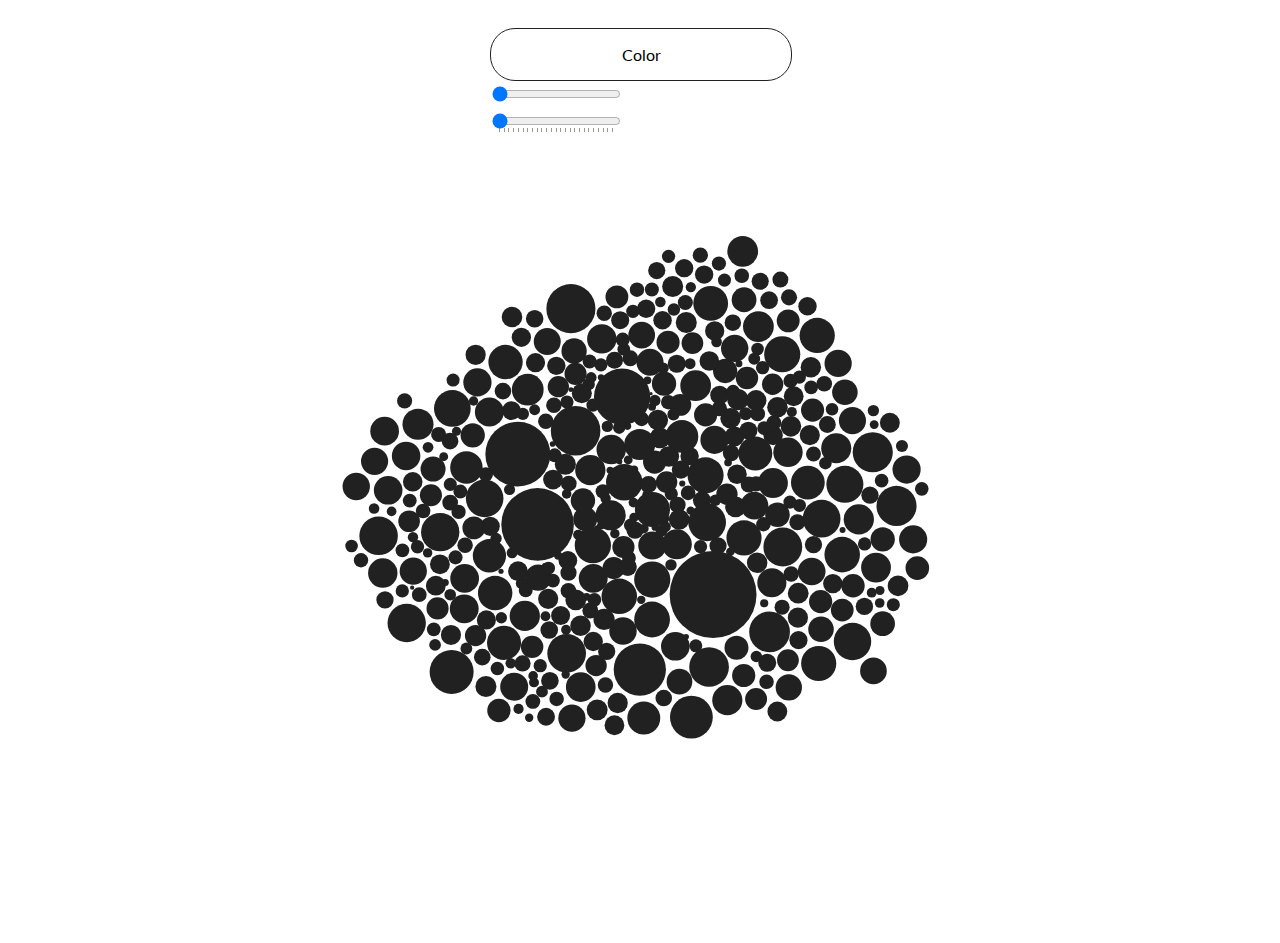
<file: 0. Population/index.html>
<!DOCTYPE html>
<html lang="en">
<head>
    <meta charset="UTF-8">
    <title>Bubble Diagram about Seoul's population</title>
    <link rel="stylesheet" href="css/main.css">
    <link href="https://fonts.googleapis.com/css?family=Lato" rel="stylesheet">
    <script src="js/libraries/d3.min.js"></script>
    <script src="js/libraries/d3-force-reuse.min.js"></script>
</head>
<body>
    <div id="control" style="width:300px; position:relative; z-index:0;" >
        <div id="color" style="border:1px solid #212121; width:300px; border-radius: 25px; margin-top:20px;" onclick="update_color()">
            <p style="text-align: center; font-family: Lato;">Color</p>
        </div>
        <div id="month">
            <input type="range" name="timeSlider" id=timeSlider min="1" max="12" value="0" list="monthlist">
            <datalist id="monthlist">
            </datalist>
        </div>
        <div id="time" >
                <input type="range" name="timeSlider" id=timeSlider min="0" max="24" value="0" list="timelist">
                <datalist id="timelist">
                </datalist>
        </div>
    </div>
    <div id="bubble" style="width: 700px; height:800px; ">

    </div>
</body>
<script src = 'js/graph_bubble.js'>    </script>
<script src = 'js/control.js'>    </script>
</html>
</file>
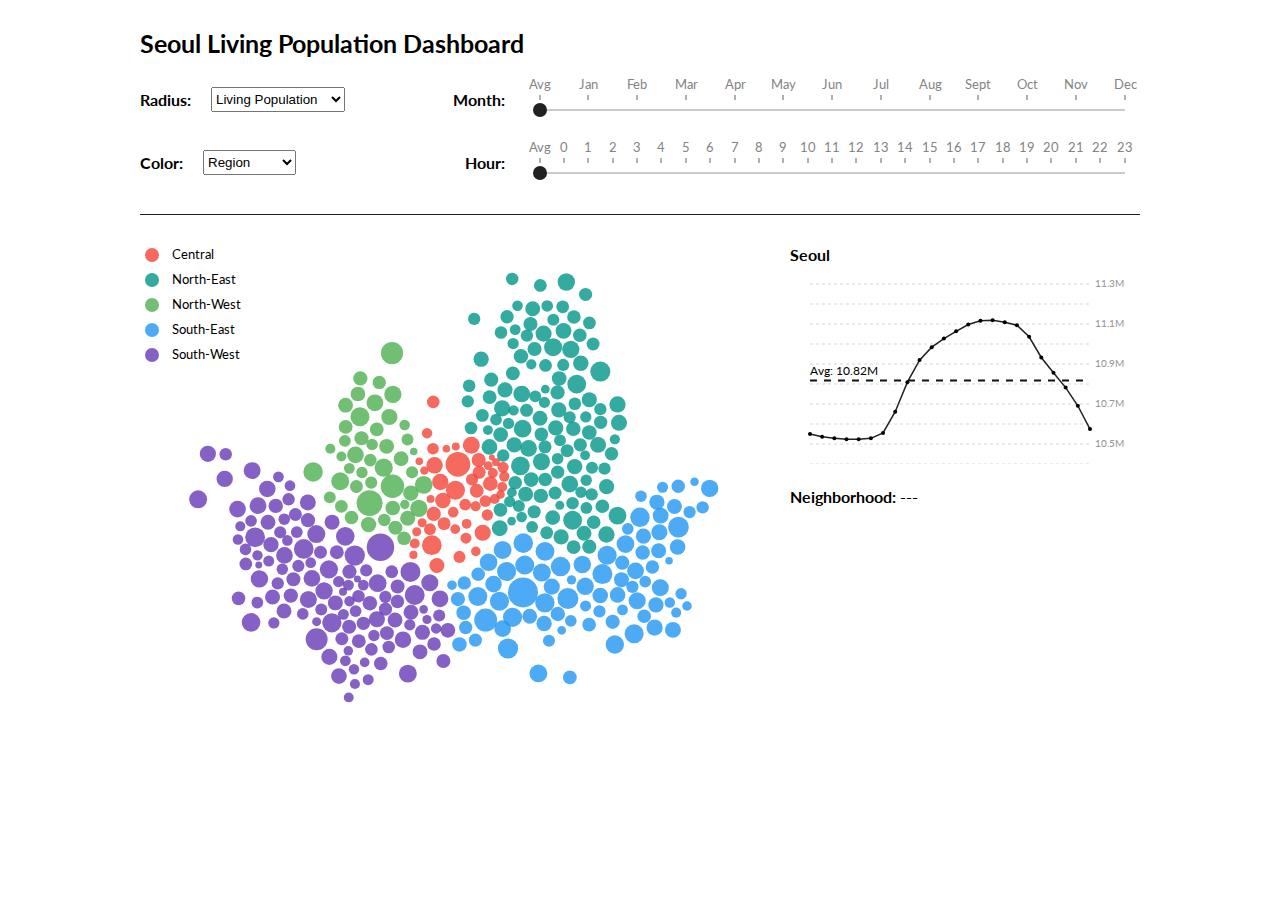
<file: livingpop/index.html>
<!DOCTYPE html>
<html lang="en">
<head>
    <meta charset="UTF-8">
    <title>Bubble Diagram about Seoul's population</title>
    <link href="css/main.css" rel="stylesheet">
    <link href="https://fonts.googleapis.com/css?family=Lato" rel="stylesheet">
    <link href="https://fonts.googleapis.com/css?family=Lato&amp;display=swap" rel="stylesheet">
    <script src="js/libraries/d3.min.js"></script>
</head>
<body>
<header style="">
    <h1> Seoul Living Population Dashboard</h1>
    <div class="header__row">
        <div class="header__column">
            <h4>Radius: </h4>
            <select onchange="selectPopType(this)" value="living">
                <option value="living">
                    Living Population
                </option>
                <option value="census">
                    Census Population
                </option>
            </select>
        </div>
        <div class="header__column">
            <div class="header__column">
                <h4>Month: </h4>
                <div id="month"></div>
            </div>
        </div>
    </div>
    <div class="header__row">
        <div class="header__column">
            <h4>Color: </h4>
            <select>
                <option value="region">
                    Region
                </option>
                <option>
                    Placeholder
                </option>
            </select>
        </div>
        <div class="header__column">
            <h4>Hour:</h4>
            <div id="time"></div>
        </div>
    </div>
</header>
<main>
    <section id="bubble">

    </section>
    <section id='charts'>
        <div id="seoul">
            <h4>Seoul </h4>
        </div>
        <div id="neighborhood">
            <h4 id="neighborhood_name">Neighborhood: ---</h4>
        </div>
    </section>
</main>
</body>
<script src='js/mouse_activity.js'></script>
<script src='js/control.js'></script>
<script src='js/graph_bubble.js'></script>
<script src='js/graph_charts.js'></script>

</html>
</file>
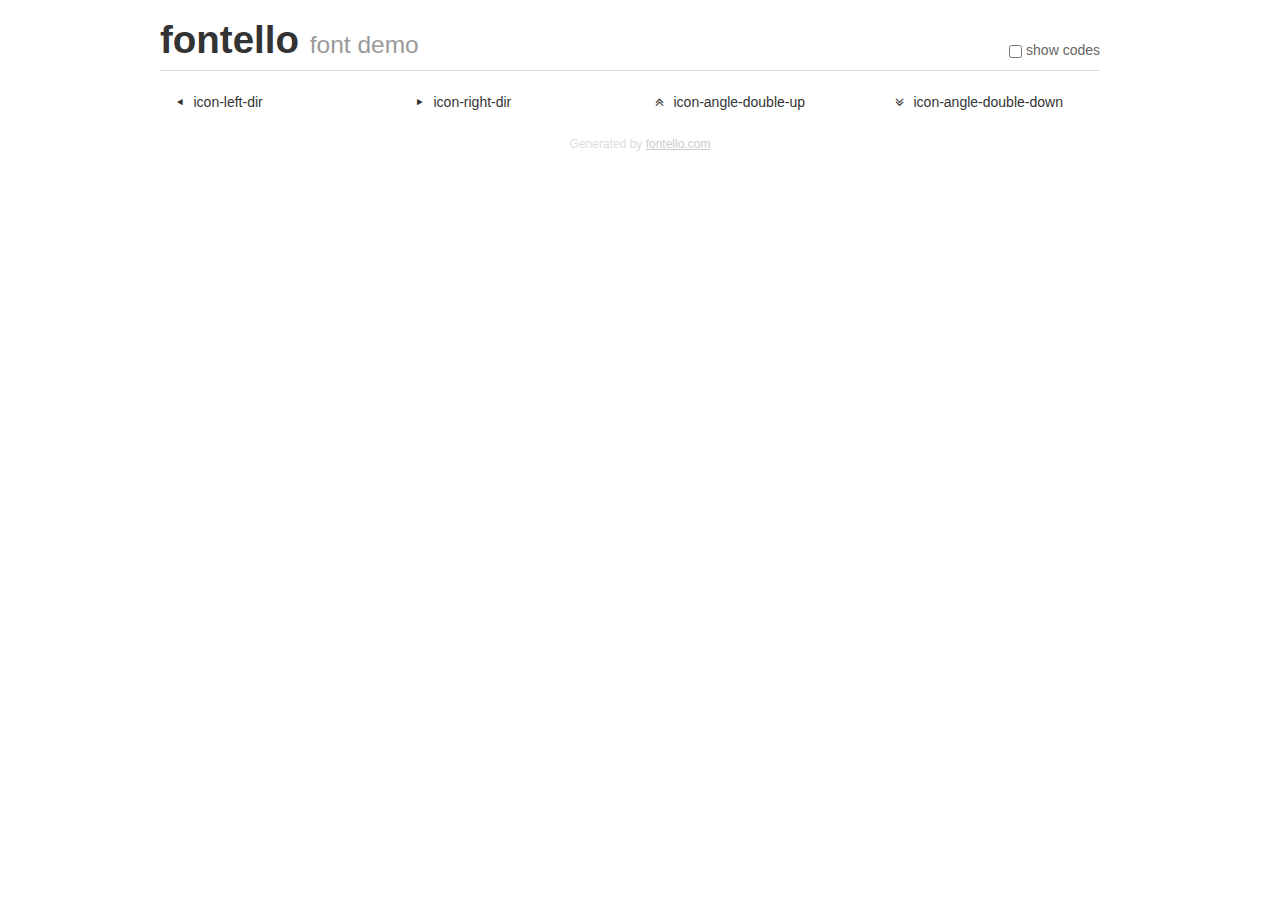
<file: 0. Population/css/demo.html>
<!DOCTYPE html>
<html>
  <head><!--[if lt IE 9]><script language="javascript" type="text/javascript" src="//html5shim.googlecode.com/svn/trunk/html5.js"></script><![endif]-->
    <meta charset="UTF-8"><style>/*
 * Bootstrap v2.2.1
 *
 * Copyright 2012 Twitter, Inc
 * Licensed under the Apache License v2.0
 * http://www.apache.org/licenses/LICENSE-2.0
 *
 * Designed and built with all the love in the world @twitter by @mdo and @fat.
 */
.clearfix {
  *zoom: 1;
}
.clearfix:before,
.clearfix:after {
  display: table;
  content: "";
  line-height: 0;
}
.clearfix:after {
  clear: both;
}
html {
  font-size: 100%;
  -webkit-text-size-adjust: 100%;
  -ms-text-size-adjust: 100%;
}
a:focus {
  outline: thin dotted #333;
  outline: 5px auto -webkit-focus-ring-color;
  outline-offset: -2px;
}
a:hover,
a:active {
  outline: 0;
}
button,
input,
select,
textarea {
  margin: 0;
  font-size: 100%;
  vertical-align: middle;
}
button,
input {
  *overflow: visible;
  line-height: normal;
}
button::-moz-focus-inner,
input::-moz-focus-inner {
  padding: 0;
  border: 0;
}
body {
  margin: 0;
  font-family: "Helvetica Neue", Helvetica, Arial, sans-serif;
  font-size: 14px;
  line-height: 20px;
  color: #333;
  background-color: #fff;
}
a {
  color: #08c;
  text-decoration: none;
}
a:hover {
  color: #005580;
  text-decoration: underline;
}
.row {
  margin-left: -20px;
  *zoom: 1;
}
.row:before,
.row:after {
  display: table;
  content: "";
  line-height: 0;
}
.row:after {
  clear: both;
}
[class*="span"] {
  float: left;
  min-height: 1px;
  margin-left: 20px;
}
.container,
.navbar-static-top .container,
.navbar-fixed-top .container,
.navbar-fixed-bottom .container {
  width: 940px;
}
.span12 {
  width: 940px;
}
.span11 {
  width: 860px;
}
.span10 {
  width: 780px;
}
.span9 {
  width: 700px;
}
.span8 {
  width: 620px;
}
.span7 {
  width: 540px;
}
.span6 {
  width: 460px;
}
.span5 {
  width: 380px;
}
.span4 {
  width: 300px;
}
.span3 {
  width: 220px;
}
.span2 {
  width: 140px;
}
.span1 {
  width: 60px;
}
[class*="span"].pull-right,
.row-fluid [class*="span"].pull-right {
  float: right;
}
.container {
  margin-right: auto;
  margin-left: auto;
  *zoom: 1;
}
.container:before,
.container:after {
  display: table;
  content: "";
  line-height: 0;
}
.container:after {
  clear: both;
}
p {
  margin: 0 0 10px;
}
.lead {
  margin-bottom: 20px;
  font-size: 21px;
  font-weight: 200;
  line-height: 30px;
}
small {
  font-size: 85%;
}
h1 {
  margin: 10px 0;
  font-family: inherit;
  font-weight: bold;
  line-height: 20px;
  color: inherit;
  text-rendering: optimizelegibility;
}
h1 small {
  font-weight: normal;
  line-height: 1;
  color: #999;
}
h1 {
  line-height: 40px;
}
h1 {
  font-size: 38.5px;
}
h1 small {
  font-size: 24.5px;
}
body {
  margin-top: 90px;
}
.header {
  position: fixed;
  top: 0;
  left: 50%;
  margin-left: -480px;
  background-color: #fff;
  border-bottom: 1px solid #ddd;
  padding-top: 10px;
  z-index: 10;
}
.footer {
  color: #ddd;
  font-size: 12px;
  text-align: center;
  margin-top: 20px;
}
.footer a {
  color: #ccc;
  text-decoration: underline;
}
.the-icons {
  font-size: 14px;
  line-height: 24px;
}
.switch {
  position: absolute;
  right: 0;
  bottom: 10px;
  color: #666;
}
.switch input {
  margin-right: 0.3em;
}
.codesOn .i-name {
  display: none;
}
.codesOn .i-code {
  display: inline;
}
.i-code {
  display: none;
}
@font-face {
      font-family: 'fontello';
      src: url('./font/fontello.eot?77859092');
      src: url('./font/fontello.eot?77859092#iefix') format('embedded-opentype'),
           url('./font/fontello.woff?77859092') format('woff'),
           url('./font/fontello.ttf?77859092') format('truetype'),
           url('./font/fontello.svg?77859092#fontello') format('svg');
      font-weight: normal;
      font-style: normal;
    }
     
     
    .demo-icon
    {
      font-family: "fontello";
      font-style: normal;
      font-weight: normal;
      speak: none;
     
      display: inline-block;
      text-decoration: inherit;
      width: 1em;
      margin-right: .2em;
      text-align: center;
      /* opacity: .8; */
     
      /* For safety - reset parent styles, that can break glyph codes*/
      font-variant: normal;
      text-transform: none;
     
      /* fix buttons height, for twitter bootstrap */
      line-height: 1em;
     
      /* Animation center compensation - margins should be symmetric */
      /* remove if not needed */
      margin-left: .2em;
     
      /* You can be more comfortable with increased icons size */
      /* font-size: 120%; */
     
      /* Font smoothing. That was taken from TWBS */
      -webkit-font-smoothing: antialiased;
      -moz-osx-font-smoothing: grayscale;
     
      /* Uncomment for 3D effect */
      /* text-shadow: 1px 1px 1px rgba(127, 127, 127, 0.3); */
    }
     </style>
    <link rel="stylesheet" href="css/animation.css"><!--[if IE 7]><link rel="stylesheet" href="css/" + font.fontname + "-ie7.css"><![endif]-->
    <script>
      function toggleCodes(on) {
        var obj = document.getElementById('icons');
      
        if (on) {
          obj.className += ' codesOn';
        } else {
          obj.className = obj.className.replace(' codesOn', '');
        }
      }
      
    </script>
  </head>
  <body>
    <div class="container header">
      <h1>fontello <small>font demo</small></h1>
      <label class="switch">
        <input type="checkbox" onclick="toggleCodes(this.checked)">show codes
      </label>
    </div>
    <div class="container" id="icons">
      <div class="row">
        <div class="the-icons span3" title="Code: 0xe800"><i class="demo-icon icon-left-dir">&#xe800;</i> <span class="i-name">icon-left-dir</span><span class="i-code">0xe800</span></div>
        <div class="the-icons span3" title="Code: 0xe801"><i class="demo-icon icon-right-dir">&#xe801;</i> <span class="i-name">icon-right-dir</span><span class="i-code">0xe801</span></div>
        <div class="the-icons span3" title="Code: 0xf102"><i class="demo-icon icon-angle-double-up">&#xf102;</i> <span class="i-name">icon-angle-double-up</span><span class="i-code">0xf102</span></div>
        <div class="the-icons span3" title="Code: 0xf103"><i class="demo-icon icon-angle-double-down">&#xf103;</i> <span class="i-name">icon-angle-double-down</span><span class="i-code">0xf103</span></div>
      </div>
    </div>
    <div class="container footer">Generated by <a href="http://fontello.com">fontello.com</a></div>
  </body>
</html>
</file>
<file: 0. Population/css/main.css>
body{
    display:flex;
    flex-direction:column;
    font-family:Lato;
    align-items: center;
}

#control{
    display:flex;
    flex-direction:column;
}

#color:hover{
    background-color: #212121;
    color:white;
    cursor:pointer;
}

#tooltip{
    font-size:13px;
}

#first-row, #second-row{
    display:flex;
    flex-direction:row;
    justify-content: space-between;
}

#popType_button{
    margin-right:10px;
}

#second-row{
    margin-top:5px;
}

#main{
    display:flex;
    flex-direction:row;
    position:relative;
    overflow-x:hidden;
}

#bubble{
    width:650px;
    height:600px;
    display:flex;
    justify-content:center;
    align-items:center;
    position:relative;
    z-index:0;
}

#charts{
    width:350px;
    height:600px;

}

#seoul{
    margin-top:20px;
}


#neighbor{
    margin-top:20px;
}


/* this is related to animation in navigation bar*/

@keyframes move {
    from {
        right: 0;
    }

    to {
        right: -350px;
    }
}

@keyframes moveback {
    from {
        right:-350px;
    }

    to {
        right:0;
    }
}
</file>
<file: livingpop/css/main.css>
body{
    display:flex;
    flex-direction:column;
    font-family:Lato;
    align-items: center;
}

header{
    display:flex;
    flex-direction:column;
    width:1000px;
    position:relative;
    margin-bottom:20px;
    margin-top:20px;
}

header .header__row{
    display:flex;
    flex-direction: row;
    justify-content: space-between;
    align-items: center;
    width:100%;
}

header .header__column{
    display:flex;
    flex-direction:row;
    justify-content: center;
    align-items: center;

}

header h1{
    margin-top: 0;
    margin-bottom: 10px;
    font-size: 25px;
}

.header__column h4{
    margin-right: 20px;
    margin-top: 0;
    margin-bottom:0;
}

.header__column select{
    height:25px;
}

#tooltip{
    font-size:13px;
}



#popType_button{
    margin-right:10px;
}

#second-row{
    margin-top:5px;
}

main{
    display:flex;
    flex-direction:row;
    padding-top: 10px;
    border-top: 1px solid #212121;
}

#bubble{
    width:650px;
    display:flex;
    justify-content:center;
    align-items:center;
}

#charts{
    width:350px;
}

#charts h4{
    margin-top:0;
    margin-bottom: 0;
}

#seoul{
    margin-top:20px;
}


#neighborhood{
    margin-top:20px;
}

#neighborhood h4{
    margin-bottom:10px;
}


/* this is related to animation in navigation bar*/

@keyframes move {
    from {
        right: 0;
    }

    to {
        right: -350px;
    }
}

@keyframes moveback {
    from {
        right:-350px;
    }

    to {
        right:0;
    }
}
</file>
<file: 0. Population/css/css/animation.css>
/*
   Animation example, for spinners
*/
.animate-spin {
  -moz-animation: spin 2s infinite linear;
  -o-animation: spin 2s infinite linear;
  -webkit-animation: spin 2s infinite linear;
  animation: spin 2s infinite linear;
  display: inline-block;
}
@-moz-keyframes spin {
  0% {
    -moz-transform: rotate(0deg);
    -o-transform: rotate(0deg);
    -webkit-transform: rotate(0deg);
    transform: rotate(0deg);
  }

  100% {
    -moz-transform: rotate(359deg);
    -o-transform: rotate(359deg);
    -webkit-transform: rotate(359deg);
    transform: rotate(359deg);
  }
}
@-webkit-keyframes spin {
  0% {
    -moz-transform: rotate(0deg);
    -o-transform: rotate(0deg);
    -webkit-transform: rotate(0deg);
    transform: rotate(0deg);
  }

  100% {
    -moz-transform: rotate(359deg);
    -o-transform: rotate(359deg);
    -webkit-transform: rotate(359deg);
    transform: rotate(359deg);
  }
}
@-o-keyframes spin {
  0% {
    -moz-transform: rotate(0deg);
    -o-transform: rotate(0deg);
    -webkit-transform: rotate(0deg);
    transform: rotate(0deg);
  }

  100% {
    -moz-transform: rotate(359deg);
    -o-transform: rotate(359deg);
    -webkit-transform: rotate(359deg);
    transform: rotate(359deg);
  }
}
@-ms-keyframes spin {
  0% {
    -moz-transform: rotate(0deg);
    -o-transform: rotate(0deg);
    -webkit-transform: rotate(0deg);
    transform: rotate(0deg);
  }

  100% {
    -moz-transform: rotate(359deg);
    -o-transform: rotate(359deg);
    -webkit-transform: rotate(359deg);
    transform: rotate(359deg);
  }
}
@keyframes spin {
  0% {
    -moz-transform: rotate(0deg);
    -o-transform: rotate(0deg);
    -webkit-transform: rotate(0deg);
    transform: rotate(0deg);
  }

  100% {
    -moz-transform: rotate(359deg);
    -o-transform: rotate(359deg);
    -webkit-transform: rotate(359deg);
    transform: rotate(359deg);
  }
}
</file>
